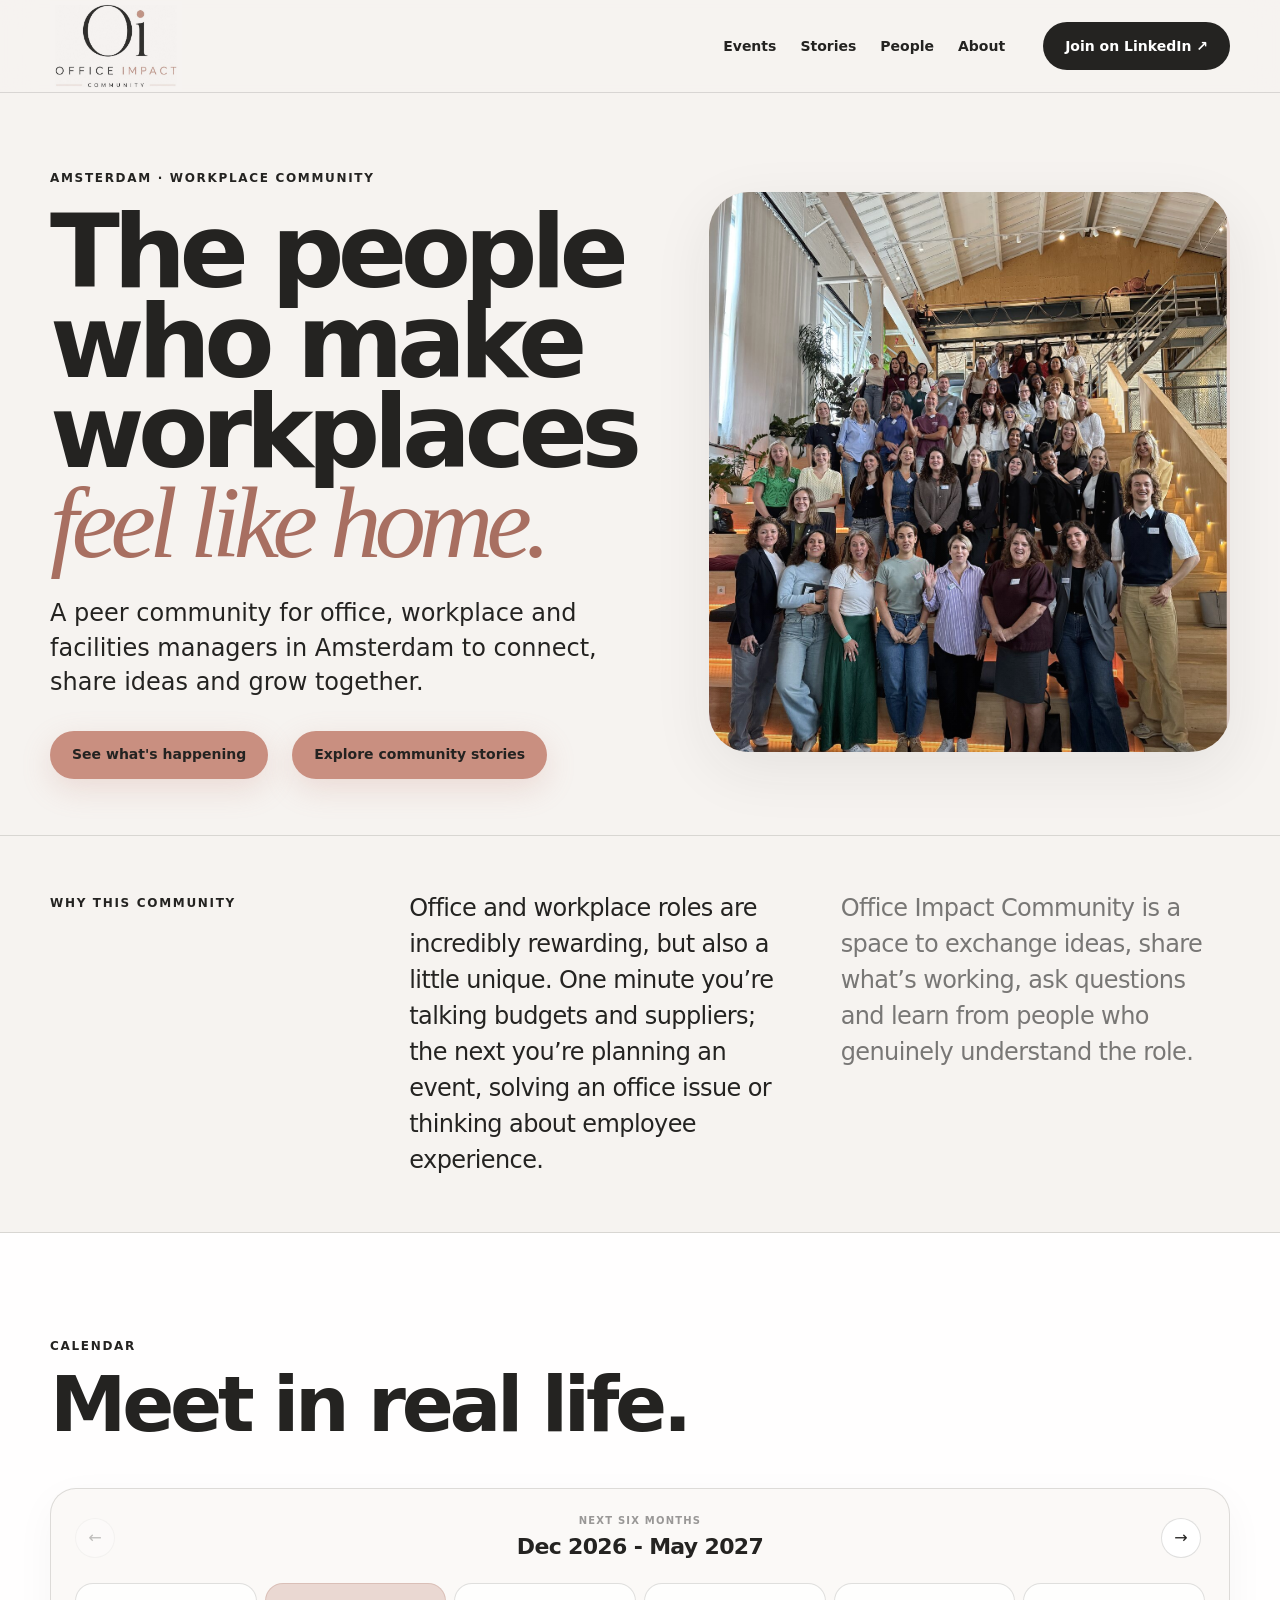
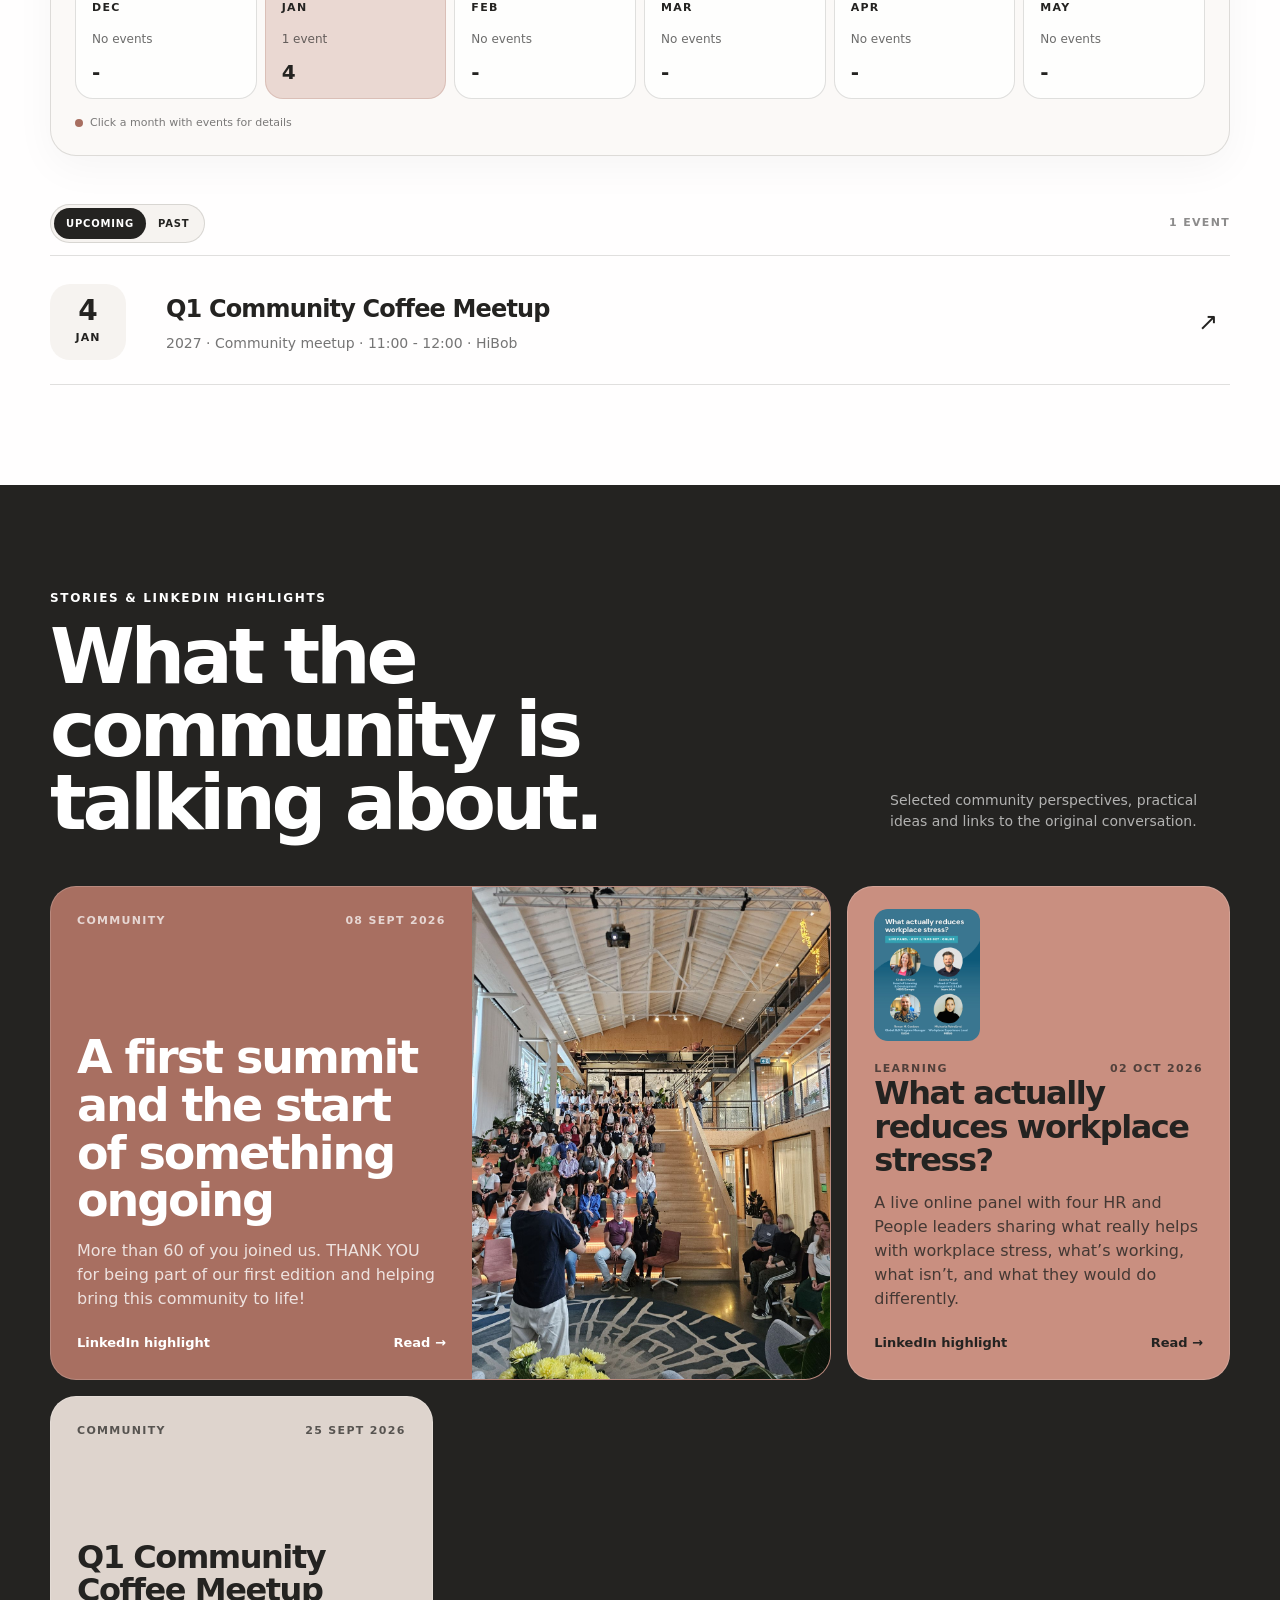
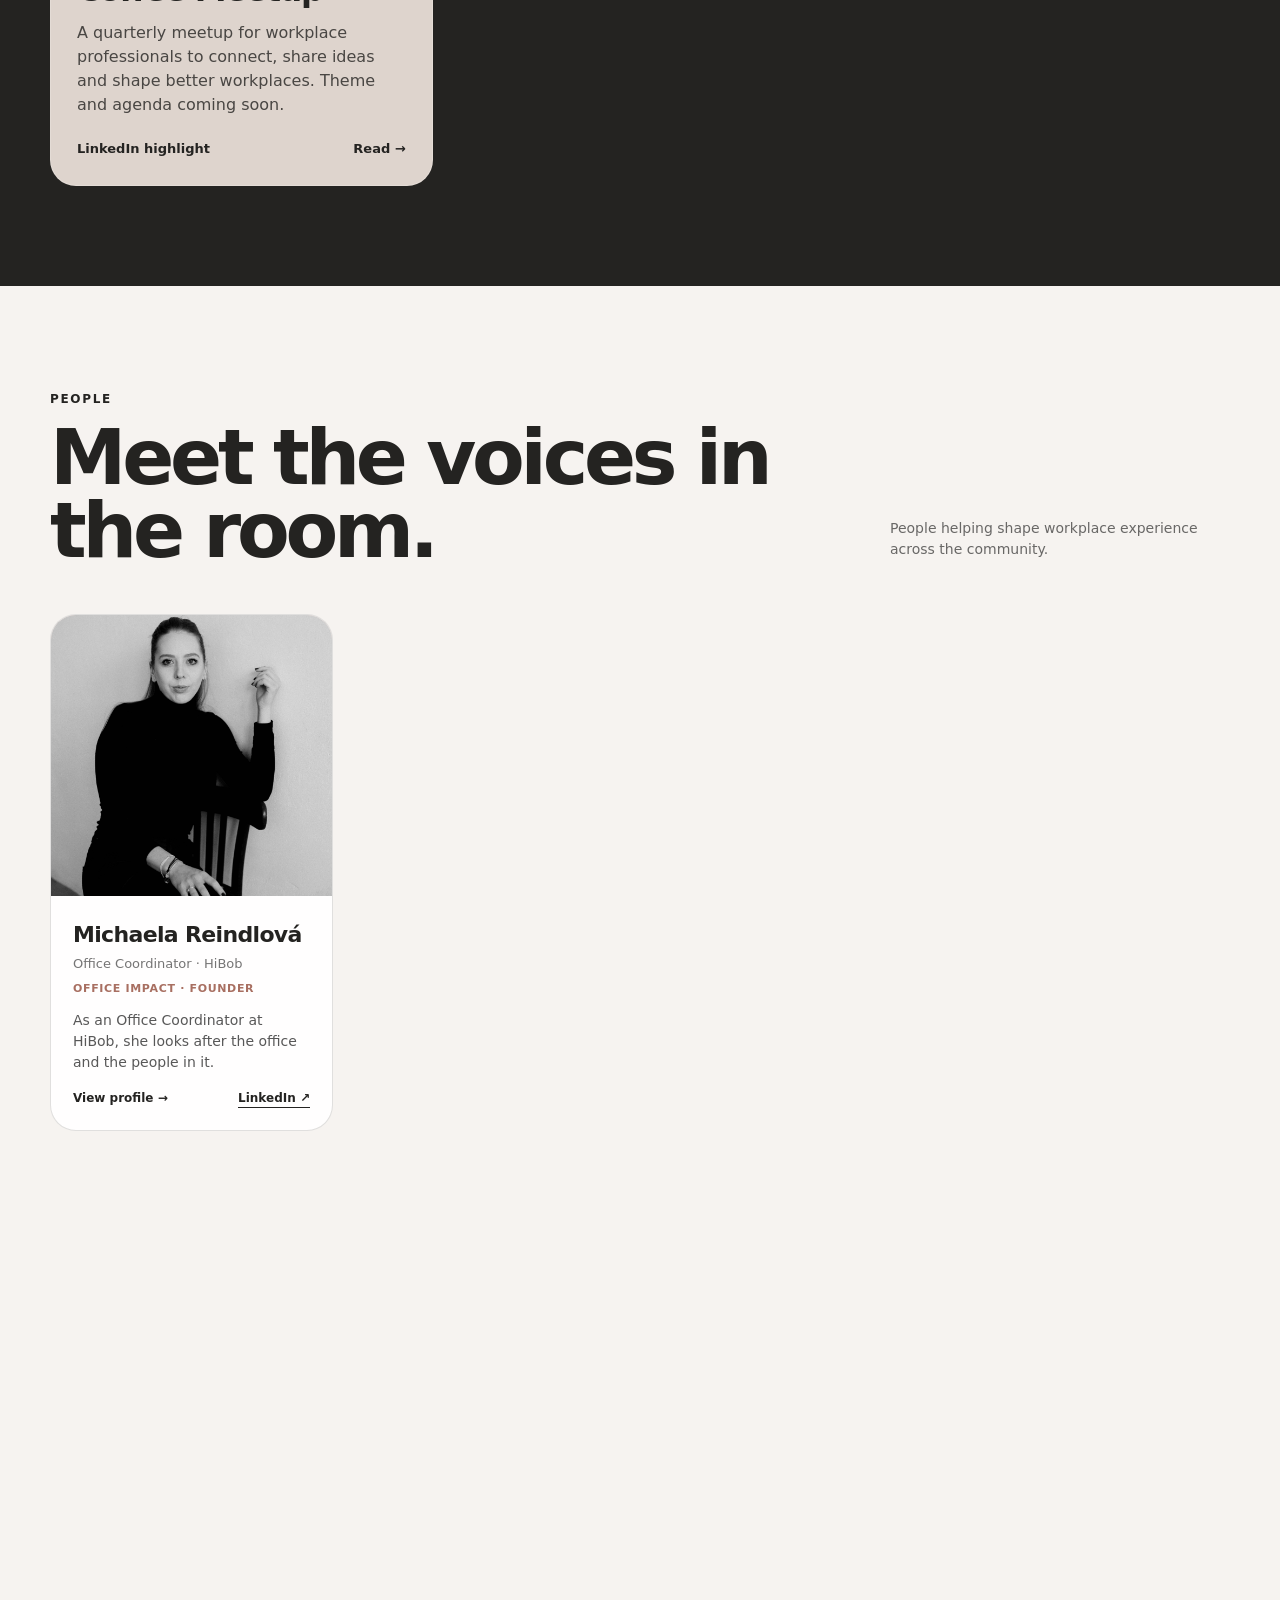
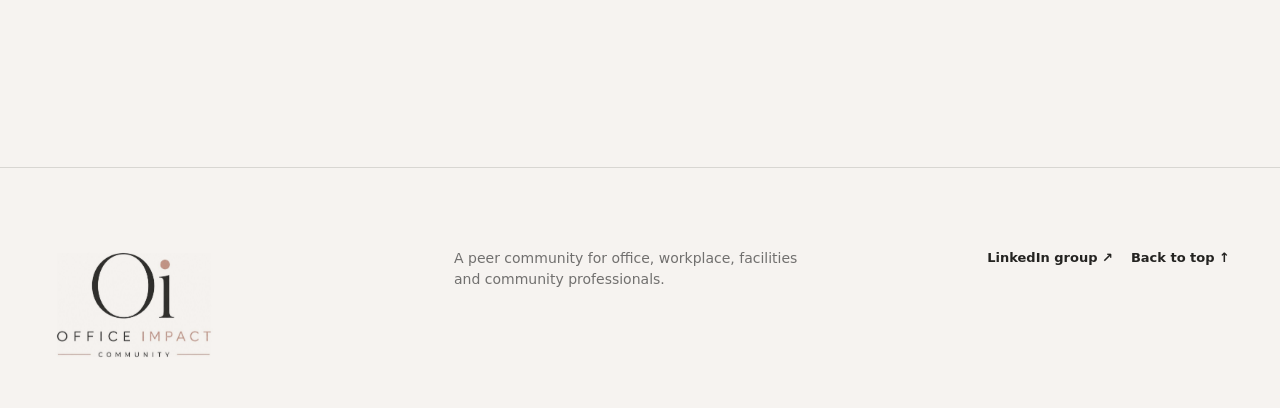
<file: index.html>
<!doctype html>
<html lang="en">
<head>
  <meta charset="utf-8">
  <meta name="viewport" content="width=device-width, initial-scale=1">
  <meta name="description" content="Office Impact Community - a peer community for the people who shape workplace experience.">
  <meta name="theme-color" content="#242321">
  <meta name="referrer" content="strict-origin-when-cross-origin">
  <meta http-equiv="Content-Security-Policy" content="default-src 'self'; script-src 'self' https://static.cloudflareinsights.com; style-src 'self' 'unsafe-inline'; img-src 'self' data:; connect-src 'self' https://cloudflareinsights.com; font-src 'self'; object-src 'none'; base-uri 'none'; frame-src https://www.google.com https://maps.google.com; form-action 'none'; media-src 'none'; worker-src 'none'">
  <title>Office Impact Community - Workplace community</title>
  <link rel="stylesheet" href="./styles.css">
</head>
<body>
  <div class="nav-transition" id="navTransition" aria-hidden="true">
    <div class="nav-transition__mark">
      <img src="./media/office-impact-logo.jpg" alt="">
      <span></span>
    </div>
  </div>

  <header class="site-header" id="top">
    <div class="shell site-header__inner">
      <a class="brand brand--logo" href="#top" aria-label="Office Impact Community home">
        <img class="brand-logo" src="./media/office-impact-logo.jpg" alt="Office Impact Community">
      </a>
      <nav class="main-nav" aria-label="Main navigation">
        <a href="#events">Events</a>
        <a href="#stories">Stories</a>
        <a href="#people">People</a>
        <a href="#top">About</a>
      </nav>
      <a class="button button--dark header-cta" href="https://www.linkedin.com/groups/42222009/" target="_blank" rel="noopener noreferrer">Join on LinkedIn &nearr;</a>
      <button class="menu-button" type="button" aria-label="Open menu" aria-expanded="false">Menu</button>
    </div>
  </header>

  <main>
    <section class="hero">
      <div class="shell hero-grid">
        <div class="hero-copy">
          <span class="eyebrow">Amsterdam · workplace community</span>
          <h1>The people who make workplaces <em>feel like home.</em></h1>
          <p class="hero-lead">A peer community for office, workplace and facilities managers in Amsterdam to connect, share ideas and grow together.</p>
          <div class="hero-actions">
            <a class="button button--accent" href="#events">See what's happening</a>
            <a class="button button--accent" href="#stories">Explore community stories</a>
            <!--<a class="text-link" href="#stories">Explore community stories <span>&searr;</span></a> -->
          </div>
        </div>
        <div class="hero-art hero-photo">
          <img src="./media/office-impact-hero.jpg" alt="Office Impact community members in conversation at a workplace event">
        </div>
      </div>
    </section>

    <section class="manifesto" id="about">
      <div class="shell manifesto-grid">
        <div>
          <span class="section-kicker">Why this community</span>
        </div>
        <div class="manifesto-copy">
          <p>Office and workplace roles are incredibly rewarding, but also a little unique. One minute you’re talking budgets and suppliers; the next you’re planning an event, solving an office issue or thinking about employee experience.</p>
          <p class="muted">Office Impact Community is a space to exchange ideas, share what’s working, ask questions and learn from people who genuinely understand the role.</p>
        </div>
      </div>
    </section>

    <section class="section section--events" id="events">
      <div class="shell">
        <div class="section-heading">
          <div>
            <span class="section-kicker">Calendar</span>
            <h2>Meet in real life.</h2>
          </div>

        </div>

        <div class="calendar-card">
          <div class="calendar-toolbar">
            <button id="calendarPrev" class="icon-button" type="button" aria-label="Previous six months">&larr;</button>
            <div class="calendar-toolbar__title">
              <span>Next six months</span>
              <strong id="calendarLabel">Calendar</strong>
            </div>
            <button id="calendarNext" class="icon-button" type="button" aria-label="Next six months">&rarr;</button>
          </div>
          <div class="calendar-grid" id="calendarGrid" aria-live="polite"></div>
          <div class="calendar-legend"><span><i></i> Click a month with events for details</span></div>
        </div>

        <div class="event-archive">
          <div class="list-heading" id="eventListHeading">
            <span>Upcoming</span>
            <span></span>
          </div>
          <div class="event-list" id="eventList"></div>
        </div>
      </div>
    </section>

    <section class="section section--stories" id="stories">
      <div class="shell">
        <div class="section-heading section-heading--light">
          <div>
            <span class="section-kicker">Stories & LinkedIn highlights</span>
            <h2>What the community is talking about.</h2>
          </div>
          <div class="section-heading__aside">Selected community perspectives, practical ideas and links to the original conversation.</div>
        </div>
        <div class="story-grid" id="storyGrid"></div>
      </div>
    </section>

    <section class="section section--people" id="people">
      <div class="shell">
        <div class="section-heading">
          <div>
            <span class="section-kicker">People</span>
            <h2>Meet the voices in the room.</h2>
          </div>
          <div class="section-heading__aside">People helping shape workplace experience across the community.</div>
        </div>
        <div class="people-grid" id="peopleGrid"></div>
      </div>
    </section>

    <section class="section section--join">
      <div class="shell join-card">
        <div>
          <span class="section-kicker">Stay connected</span>
          <h2>One community.<br>Between the events, too.</h2>
        </div>
        <div class="join-card__copy">
          <p>Join the LinkedIn group for conversations, questions, useful suppliers and the next Office Impact gathering.</p>
          <a class="button button--dark" href="https://www.linkedin.com/groups/42222009/" target="_blank" rel="noopener noreferrer">Open LinkedIn group &nearr;</a>
        </div>
      </div>
    </section>
  </main>

  <footer class="footer">
    <div class="shell footer-grid">
      <a class="brand brand--footer brand--logo" href="#top" aria-label="Office Impact Community home">
        <img class="brand-logo brand-logo--footer" src="./media/office-impact-logo.jpg" alt="Office Impact Community">
      </a>
      <p>A peer community for office, workplace, facilities and community professionals.</p>
      <div class="footer-links">
        <a href="https://www.linkedin.com/groups/42222009/" target="_blank" rel="noopener noreferrer">LinkedIn group &nearr;</a>
        <a href="#top">Back to top &uarr;</a>
      </div>
    </div>
  </footer>

  <dialog class="content-dialog" id="contentDialog">
    <button class="dialog-close" id="dialogClose" type="button" aria-label="Close">&times;</button>
    <div id="dialogContent"></div>
  </dialog>

  <script src="./app.js" defer></script>
  <!-- Cloudflare Web Analytics -->
  <script type="module" src="https://static.cloudflareinsights.com/beacon.min.js" data-cf-beacon='{"token":"b1084d1e83cb46878382c1d0899560a3"}'></script>
  <!-- End Cloudflare Web Analytics -->
</body>
</html>
</file>
<file: styles.css>
:root{
  --ink:#242321;
  --paper:#f6f3f0;
  --paper-2:#ebe5e0;
  --accent:#c98f80;
  --accent-deep:#a86f61;
  --blush:#ead8d2;
  --sand:#ded4cd;
  --taupe:#b8aaa2;
  --line:rgba(36,35,33,.14);
  --white:#fffefe;
  --radius:26px;
  --shadow:0 18px 60px rgba(36,35,33,.08);
}

*{box-sizing:border-box}
html{scroll-behavior:smooth}
body{
  margin:0;
  background:var(--paper);
  color:var(--ink);
  font-family:Inter,ui-sans-serif,system-ui,-apple-system,BlinkMacSystemFont,"Segoe UI",sans-serif;
  line-height:1.5;
}
a{color:inherit;text-decoration:none}
button,input,textarea,select{font:inherit}
button{color:inherit}
img{max-width:100%;display:block}
.shell{width:min(1180px,calc(100% - 40px));margin:0 auto}

.site-header{
  position:sticky;
  top:0;
  z-index:30;
  background:rgba(246,243,240,.93);
  backdrop-filter:blur(16px);
  border-bottom:1px solid var(--line);
  transition:box-shadow .25s ease,background .25s ease;
}
.site-header.is-scrolled{box-shadow:0 8px 28px rgba(36,35,33,.06);background:rgba(246,243,240,.97)}
.site-header__inner{min-height:92px;display:flex;align-items:center;gap:28px}
.brand{display:inline-flex;align-items:center;gap:10px;font-weight:800;letter-spacing:-.03em}
.brand--logo{line-height:0}
.brand-logo{width:132px;height:auto;mix-blend-mode:multiply}
.brand-logo--footer{width:168px}
.main-nav{display:flex;gap:24px;margin-left:auto;font-size:14px;font-weight:650}
.main-nav a{position:relative}
.main-nav a::after{content:"";position:absolute;left:0;bottom:-5px;width:100%;height:1px;background:currentColor;transform:scaleX(0);transform-origin:left;transition:transform .2s ease}
.main-nav a:hover::after,.main-nav a:focus-visible::after{transform:scaleX(1)}
.header-cta{margin-left:10px}
.menu-button{display:none;background:none;border:0;font-weight:700;cursor:pointer}

.button{
  display:inline-flex;
  align-items:center;
  justify-content:center;
  min-height:48px;
  padding:0 22px;
  border-radius:999px;
  font-weight:750;
  font-size:14px;
  transition:transform .18s ease,box-shadow .18s ease,background .18s ease;
}
.button:hover,.button:focus-visible{transform:translateY(-2px)}
.button--dark{background:var(--ink);color:white}
.button--accent{background:var(--accent);color:var(--ink);box-shadow:0 10px 30px rgba(201,143,128,.24)}
.text-link{display:inline-flex;gap:10px;align-items:center;font-weight:700;border-bottom:1px solid currentColor;padding-bottom:3px}

.hero{padding:72px 0 56px;overflow:hidden}
.hero-grid{display:grid;grid-template-columns:1.08fr .92fr;gap:48px;align-items:center}
.eyebrow,.section-kicker{text-transform:uppercase;font-size:12px;font-weight:800;letter-spacing:.14em}
.hero h1{font-size:clamp(58px,8vw,108px);line-height:.88;letter-spacing:-.065em;margin:18px 0 28px;max-width:760px;font-weight:800}
.hero h1 em{font-family:Georgia,"Times New Roman",serif;font-weight:400;color:var(--accent-deep)}
.hero-lead{font-size:clamp(18px,2vw,24px);line-height:1.42;max-width:680px;margin:0 0 32px}
.hero-actions{display:flex;align-items:center;gap:24px;flex-wrap:wrap}
.hero-art.hero-photo{min-height:560px;position:relative;overflow:hidden;border-radius:40px;background:var(--blush);box-shadow:var(--shadow)}
.hero-art.hero-photo img{position:absolute;inset:-2%;width:104%;height:104%;object-fit:cover;object-position:center center;transform:translate3d(0,var(--hero-shift,0),0) scale(1.025);will-change:transform}
.hero-art.hero-photo::after{content:"";position:absolute;inset:0;pointer-events:none;background:linear-gradient(180deg,rgba(255,255,255,.02) 58%,rgba(17,17,17,.10) 100%)}

.manifesto{border-top:1px solid var(--line);border-bottom:1px solid var(--line);padding:54px 0}
.manifesto-grid{display:grid;grid-template-columns:.55fr 1.45fr;gap:48px}
.manifesto-copy{display:grid;grid-template-columns:1fr 1fr;gap:42px;font-size:24px;letter-spacing:-.025em}
.manifesto-copy p{margin:0}
.muted{color:rgba(17,17,17,.55)}

.section{padding:100px 0}
.section-heading{display:grid;grid-template-columns:1fr 340px;gap:36px;align-items:end;margin-bottom:46px}
.section-heading h2{font-size:clamp(44px,6vw,78px);line-height:.95;letter-spacing:-.055em;margin:12px 0 0}
.section-heading__aside{font-size:14px;color:rgba(17,17,17,.62);padding-bottom:8px}
.section-heading--light .section-heading__aside{color:rgba(255,255,255,.65)}

.section--events{background:var(--white)}
.calendar-card{border:1px solid var(--line);border-radius:var(--radius);padding:24px;background:#fbf9f7;box-shadow:0 12px 42px rgba(36,35,33,.04)}
.calendar-toolbar{display:grid;grid-template-columns:44px 1fr 44px;align-items:center;gap:14px;margin-bottom:20px}
.calendar-toolbar__title{text-align:center;display:flex;flex-direction:column;gap:2px}
.calendar-toolbar__title span{font-size:10px;text-transform:uppercase;letter-spacing:.12em;font-weight:800;color:rgba(17,17,17,.42)}
.calendar-toolbar strong{font-size:22px;letter-spacing:-.03em}
.icon-button{width:40px;height:40px;border-radius:50%;border:1px solid var(--line);background:white;cursor:pointer;transition:transform .16s ease,border-color .16s ease,opacity .16s ease}
.icon-button:hover:not(:disabled),.icon-button:focus-visible:not(:disabled){transform:translateY(-1px);border-color:rgba(17,17,17,.32)}
.icon-button:disabled{opacity:.28;cursor:not-allowed}
.calendar-grid{overflow:hidden}
.month-overview{display:grid;grid-template-columns:repeat(6,minmax(0,1fr));gap:8px}
.month-tile{min-width:0;min-height:116px;border:1px solid var(--line);border-radius:18px;background:rgba(255,255,255,.72);padding:16px;display:flex;flex-direction:column;align-items:flex-start;justify-content:space-between;text-align:left;color:var(--ink);font:inherit}
button.month-tile{cursor:pointer}
.month-tile.has-events{background:var(--blush);border-color:rgba(168,111,97,.24)}
.month-tile__name{font-size:11px;font-weight:900;letter-spacing:.12em}
.month-tile__count{font-size:12px;color:rgba(17,17,17,.62)}
.month-tile__days{font-size:20px;line-height:1;font-weight:800;letter-spacing:-.04em}
.calendar-legend{display:flex;gap:20px;margin-top:16px;font-size:11px;color:rgba(17,17,17,.55)}
.calendar-legend span{display:flex;align-items:center;gap:7px}
.calendar-legend i{width:8px;height:8px;border-radius:50%;background:var(--accent-deep)}
.event-archive{margin-top:48px}
.list-heading{display:flex;justify-content:space-between;align-items:center;border-bottom:1px solid var(--line);padding-bottom:12px;margin-bottom:4px;text-transform:uppercase;font-weight:800;font-size:11px;letter-spacing:.12em}
.event-view-toggle{display:inline-flex;padding:3px;border:1px solid var(--line);border-radius:999px;background:var(--paper)}
.event-view-toggle__button{border:0;background:transparent;padding:8px 12px;border-radius:999px;font-size:10px;font-weight:850;letter-spacing:.08em;text-transform:uppercase;cursor:pointer}
.event-view-toggle__button.is-active{background:var(--ink);color:white}
.event-view-count{color:rgba(17,17,17,.48)}
.event-item{display:grid;grid-template-columns:92px 1fr auto;gap:24px;align-items:center;padding:24px 0;border-bottom:1px solid var(--line)}
.event-item--clickable{cursor:pointer;outline:none;transition:padding-left .18s ease,background .18s ease}
.event-item--clickable:hover,.event-item--clickable:focus-visible{padding-left:8px;background:linear-gradient(90deg,rgba(234,216,210,.32),transparent 55%)}
.event-item--empty{grid-template-columns:1fr}
.event-date{width:76px;height:76px;border-radius:20px;background:var(--paper);display:flex;flex-direction:column;justify-content:center;align-items:center}
.event-date strong{font-size:28px;line-height:1}
.event-date span{font-size:11px;text-transform:uppercase;font-weight:800;letter-spacing:.1em;margin-top:5px}
.event-info h3{margin:0 0 6px;font-size:24px;letter-spacing:-.035em}
.event-info p{margin:0;color:rgba(17,17,17,.58);font-size:14px}
.event-open{font-size:24px;padding:12px}

.section--stories{background:var(--ink);color:white}
.story-grid{display:grid;grid-template-columns:repeat(12,1fr);gap:16px}
.story-card{grid-column:span 4;min-height:390px;border:1px solid rgba(255,255,255,.18);border-radius:var(--radius);padding:0;display:flex;flex-direction:column;position:relative;overflow:hidden;background:rgba(255,255,255,.03)}
.story-card:nth-child(1){grid-column:span 8;background:var(--accent-deep);color:white}
.story-card:nth-child(2){background:var(--accent);color:var(--ink)}
.story-card:nth-child(3){background:var(--sand);color:var(--ink)}
.story-card__body{padding:26px;display:flex;flex-direction:column;flex:1;min-width:0}
.story-card--with-image{display:grid;grid-template-columns:minmax(0,1.08fr) minmax(240px,.92fr)}
.story-card__image{order:2;min-width:0;overflow:hidden;background:rgba(255,255,255,.08)}
.story-card__image img{width:100%;height:100%;min-height:390px;object-fit:cover}
.story-card--with-thumbnail{min-height:390px}
.story-card__thumb{width:40%;margin:22px 0 0 26px;overflow:hidden;background:transparent;border:0;border-radius:14px;display:flex;align-items:flex-start;justify-content:flex-start}
.story-card__thumb img{display:block;width:auto;height:auto;max-width:100%;max-height:132px;object-fit:contain;object-position:left top;border-radius:12px}
.story-card--with-thumbnail .story-card__body{padding-top:20px}
.story-card__meta{display:flex;justify-content:space-between;gap:12px;font-size:11px;text-transform:uppercase;letter-spacing:.12em;font-weight:800;opacity:.72}
.story-card h3{font-size:32px;line-height:1.04;letter-spacing:-.045em;margin:auto 0 14px}
.story-card:nth-child(1) h3{font-size:46px;max-width:650px}
.story-card p{margin:0 0 22px;opacity:.8;max-width:620px}
.story-card__footer{display:flex;justify-content:space-between;align-items:center;gap:16px;font-size:13px;font-weight:700}
.story-card button{border:0;background:none;color:inherit;font-weight:800;padding:0;cursor:pointer}

.section--people{background:var(--paper)}
.people-grid{display:grid;grid-template-columns:repeat(4,1fr);gap:16px}
.person-card{border-radius:var(--radius);overflow:hidden;background:var(--white);border:1px solid var(--line)}
.person-card--interactive{cursor:pointer;outline:none}
.person-avatar{aspect-ratio:1/1;display:grid;place-items:center;font-size:72px;font-weight:800;letter-spacing:-.08em;background:var(--blush);position:relative}
.person-card:nth-child(2n) .person-avatar{background:var(--paper-2)}
.person-card:nth-child(3n) .person-avatar{background:#e3cbc4}
.person-card:nth-child(4n) .person-avatar{background:#d8d0cb}
.person-avatar img{width:100%;height:100%;object-fit:cover;position:absolute;inset:0}
.person-copy{padding:22px}
.person-copy h3{margin:0 0 4px;font-size:22px;letter-spacing:-.03em}
.person-copy .role{font-size:13px;color:rgba(17,17,17,.58);line-height:1.45}
.office-impact-role{margin-top:7px;font-size:11px;font-weight:800;text-transform:uppercase;letter-spacing:.06em;color:var(--accent-deep);line-height:1.4}
.person-short-bio{margin:14px 0 0;font-size:14px;color:rgba(17,17,17,.7);display:-webkit-box;-webkit-line-clamp:3;-webkit-box-orient:vertical;overflow:hidden}
.person-actions{display:flex;align-items:center;justify-content:space-between;gap:14px;margin-top:16px;flex-wrap:wrap}
.person-actions .profile-link,.person-actions a{font-size:12px;font-weight:800}
.person-actions a{border-bottom:1px solid currentColor}

.section--join{padding-top:30px}
.join-card{display:grid;grid-template-columns:1.15fr .85fr;gap:60px;background:var(--accent);border-radius:38px;padding:54px;align-items:end}
.join-card h2{font-size:clamp(44px,5vw,72px);line-height:.95;letter-spacing:-.055em;margin:12px 0 0}
.join-card__copy{font-size:17px}
.join-card__copy p{margin:0 0 24px;max-width:520px}

.footer{padding:80px 0 46px;margin-top:80px;border-top:1px solid var(--line)}
.footer-grid{display:grid;grid-template-columns:1fr 1fr 1fr;gap:32px;align-items:start}
.footer p{margin:0;color:rgba(17,17,17,.58);font-size:14px;max-width:360px}
.footer-links{display:flex;gap:18px;justify-content:flex-end;font-size:13px;font-weight:750;flex-wrap:wrap}

.content-dialog{width:min(760px,calc(100% - 28px));max-height:min(86vh,900px);overflow:auto;overscroll-behavior:contain;border:0;border-radius:30px;padding:0;background:var(--white);color:var(--ink);box-shadow:0 28px 110px rgba(17,17,17,.28)}
.content-dialog::backdrop{background:rgba(17,17,17,.54);backdrop-filter:blur(6px)}
.dialog-close{position:sticky;top:16px;float:right;z-index:2;margin:16px 16px 0 0;width:42px;height:42px;border:1px solid var(--line);border-radius:50%;background:rgba(255,255,255,.92);font-size:24px;line-height:1;cursor:pointer}
.dialog-body{padding:60px 54px 48px}
.dialog-body h2{font-size:clamp(38px,6vw,64px);line-height:.98;letter-spacing:-.055em;margin:12px 0 16px}
.dialog-meta{display:flex;gap:10px;flex-wrap:wrap;color:rgba(17,17,17,.55);font-size:13px;margin-bottom:30px}
.dialog-copy{font-size:17px;line-height:1.72}
.dialog-copy p:first-child{margin-top:0}
.dialog-copy a{border-bottom:1px solid currentColor}
.dialog-source{display:inline-flex;margin-top:24px;font-size:13px;font-weight:800;border-bottom:1px solid currentColor;padding-bottom:2px}
.story-dialog__image{margin:0 0 30px;border:1px solid var(--line);border-radius:20px;overflow:hidden;background:var(--paper);display:flex;align-items:center;justify-content:center}
.story-dialog__image img{display:block;width:auto;max-width:100%;height:auto;max-height:min(58vh,640px);margin:0 auto;object-fit:contain}
.event-location{display:grid;gap:14px;margin-top:30px;padding-top:24px;border-top:1px solid var(--line);align-items:stretch}
.event-location--1{grid-template-columns:minmax(0,1fr)}
.event-location--2{grid-template-columns:minmax(0,.85fr) minmax(0,1.15fr)}
.event-location--3{grid-template-columns:minmax(0,.78fr) minmax(0,1fr) minmax(0,1.22fr)}
.event-location__panel{min-width:0;min-height:190px}
.event-location__details{border:1px solid var(--line);border-radius:18px;background:var(--paper);padding:18px;display:flex;flex-direction:column;align-items:flex-start;justify-content:center}
.event-location__label{font-size:10px;text-transform:uppercase;letter-spacing:.12em;font-weight:850;color:var(--accent-deep);margin-bottom:8px}
.event-location__details strong{font-size:16px;line-height:1.3;margin-bottom:5px}
.event-location__details p{margin:0;color:rgba(17,17,17,.58);font-size:13px;line-height:1.5}
.event-location__image{margin:0;border:1px solid var(--line);border-radius:18px;overflow:hidden;background:var(--paper)}
.event-location__image img{display:block;width:100%;height:100%;min-height:190px;object-fit:cover}
.event-location__map{border:1px solid var(--line);border-radius:18px;overflow:hidden;background:var(--paper)}
.event-location__map iframe{display:block;width:100%;height:100%;min-height:190px;border:0}
.dialog-event-list{display:grid;gap:10px;margin-top:28px}
.dialog-event-choice{border:1px solid var(--line);border-radius:16px;background:var(--paper);padding:16px 18px;text-align:left;display:grid;grid-template-columns:110px minmax(0,1fr);gap:4px 14px;color:var(--ink);font:inherit;cursor:pointer}
.dialog-event-choice:hover,.dialog-event-choice:focus-visible{border-color:rgba(17,17,17,.30);background:var(--white);outline:none}
.dialog-event-choice span{grid-row:1/3;font-size:11px;font-weight:800;text-transform:uppercase;letter-spacing:.06em;color:var(--accent-deep);padding-top:2px}
.dialog-event-choice strong{font-size:15px}
.dialog-event-choice small{font-size:11px;color:rgba(17,17,17,.55)}
.person-dialog__header{display:grid;grid-template-columns:180px minmax(0,1fr);gap:28px;align-items:center;margin-bottom:30px}
.person-dialog__avatar{aspect-ratio:1/1;border-radius:22px;overflow:hidden;background:var(--blush);display:grid;place-items:center;font-size:56px;font-weight:800;letter-spacing:-.06em;position:relative}
.person-dialog__avatar img{position:absolute;inset:0;width:100%;height:100%;object-fit:cover}
.person-dialog__header h2{margin-bottom:12px}
.person-dialog .dialog-meta{margin-bottom:0}
.person-dialog__office-role{margin-top:14px;padding-top:12px;border-top:1px solid var(--line);display:flex;flex-direction:column;gap:2px}
.person-dialog__office-role span{font-size:10px;font-weight:850;text-transform:uppercase;letter-spacing:.12em;color:var(--accent-deep)}
.person-dialog__office-role strong{font-size:14px;line-height:1.4}
.person-dialog__bio{white-space:pre-line}
.error-box{padding:24px;border:1px solid var(--line);border-radius:18px;background:var(--paper);color:rgba(17,17,17,.72)}

/* Subtle motion system */
.nav-transition{position:fixed;inset:0;z-index:100;display:grid;place-items:center;pointer-events:none;background:rgba(246,243,240,.72);backdrop-filter:blur(7px);opacity:0;visibility:hidden;transition:opacity .16s ease,visibility .16s ease}
.nav-transition.is-active{opacity:1;visibility:visible}
.nav-transition__mark{display:flex;flex-direction:column;align-items:center;gap:12px;transform:translateY(5px) scale(.98);transition:transform .24s ease}
.nav-transition.is-active .nav-transition__mark{transform:translateY(0) scale(1)}
.nav-transition__mark img{width:118px;mix-blend-mode:multiply}
.nav-transition__mark span{width:0;height:2px;background:var(--accent-deep);border-radius:2px;transition:width .28s ease .04s}
.nav-transition.is-active .nav-transition__mark span{width:74px}

.motion-ready .reveal{opacity:0;transform:translateY(18px);transition:opacity .62s cubic-bezier(.22,.61,.36,1),transform .62s cubic-bezier(.22,.61,.36,1)}
.motion-ready .reveal.is-visible{opacity:1;transform:translateY(0)}
.motion-ready .reveal-delay-1{transition-delay:.03s}
.motion-ready .reveal-delay-2{transition-delay:.09s}
.motion-ready .reveal-delay-3{transition-delay:.15s}
.motion-ready .reveal-delay-4{transition-delay:.21s}

.tilt-card{--tilt-x:0deg;--tilt-y:0deg;transform:perspective(900px) rotateX(var(--tilt-x)) rotateY(var(--tilt-y));transform-style:preserve-3d;transition:transform .16s ease,box-shadow .18s ease,border-color .18s ease}
.tilt-card:hover,.tilt-card:focus-visible{box-shadow:0 18px 44px rgba(36,35,33,.10);border-color:rgba(36,35,33,.24)}
.section--stories .tilt-card:hover{box-shadow:0 22px 52px rgba(0,0,0,.22);border-color:rgba(255,255,255,.32)}

@media (max-width:980px){
  .main-nav,.header-cta{display:none}
  .menu-button{display:block;margin-left:auto}
  .site-header.is-open .main-nav{display:flex;position:absolute;left:0;right:0;top:92px;padding:24px 20px;background:var(--paper);flex-direction:column;border-bottom:1px solid var(--line)}
  .hero-grid,.join-card{grid-template-columns:1fr}
  .hero-art.hero-photo{min-height:470px}
  .manifesto-grid{grid-template-columns:1fr}
  .section-heading{grid-template-columns:1fr}
  .section-heading__aside{max-width:620px}
  .month-overview{grid-template-columns:repeat(3,minmax(0,1fr))}
  .story-card,.story-card:nth-child(1){grid-column:span 6}
  .story-card--with-image{grid-template-columns:1fr}
  .story-card--with-image .story-card__image{order:0}
  .story-card__image img{min-height:240px;max-height:280px}
  .story-card__thumb{width:40%;margin:20px 0 0 24px}
  .story-card__thumb img{max-height:122px}
  .people-grid{grid-template-columns:repeat(2,1fr)}
  .footer-grid{grid-template-columns:1fr 1fr}
  .footer-links{justify-content:flex-start}
  .footer p{grid-column:1/-1;grid-row:2}
}

@media (max-width:640px){
  .shell{width:min(100% - 24px,1180px)}
  .site-header__inner{min-height:76px}
  .site-header.is-open .main-nav{top:76px}
  .brand-logo{width:112px}
  .hero{padding-top:48px}
  .hero h1{font-size:58px}
  .hero-art.hero-photo{min-height:390px;border-radius:28px}
  .hero-art.hero-photo img{object-position:54% center}
  .manifesto-copy{grid-template-columns:1fr;font-size:20px}
  .section{padding:72px 0}
  .section-heading{margin-bottom:30px}
  .section-heading h2{font-size:48px}
  .calendar-card{padding:16px}
  .calendar-toolbar{grid-template-columns:40px 1fr 40px;margin-bottom:14px}
  .calendar-toolbar strong{font-size:17px}
  .month-overview{display:flex;overflow-x:auto;gap:8px;padding-bottom:6px;scroll-snap-type:x proximity;overscroll-behavior-inline:contain}
  .month-overview::-webkit-scrollbar{height:5px}
  .month-overview::-webkit-scrollbar-thumb{background:rgba(36,35,33,.18);border-radius:99px}
  .month-tile{flex:0 0 118px;min-height:104px;padding:14px;scroll-snap-align:start}
  .month-tile__days{font-size:18px}
  .event-archive{margin-top:34px}
  .event-item{grid-template-columns:66px 1fr auto;gap:14px}
  .event-date{width:62px;height:62px;border-radius:16px}
  .event-date strong{font-size:23px}
  .event-info h3{font-size:20px}
  .event-view-toggle__button{padding:7px 9px;font-size:9px}
  .story-card,.story-card:nth-child(1){grid-column:1/-1;min-height:330px}
  .story-card__body{padding:22px}
  .story-card:nth-child(1) h3{font-size:36px}
  .story-card__image img{min-height:210px;max-height:240px}
  .story-card__thumb{width:40%;margin:18px 0 0 22px}
  .story-card__thumb img{max-height:110px}
  .story-card--with-thumbnail .story-card__body{padding-top:18px}
  .story-dialog__image{margin-bottom:24px;border-radius:16px}
  .story-dialog__image img{max-height:65vh}
  .people-grid{grid-template-columns:1fr 1fr}
  .person-copy{padding:16px}
  .person-copy h3{font-size:18px}
  .person-copy .role{font-size:12px}
  .office-impact-role{font-size:10px;margin-top:6px}
  .person-short-bio{display:-webkit-box;font-size:12px;line-height:1.45;-webkit-line-clamp:2;margin-top:10px}
  .person-avatar{font-size:52px}
  .join-card{padding:36px 26px;border-radius:28px}
  .footer{margin-top:60px}
  .footer-grid{grid-template-columns:1fr}
  .footer-links{justify-content:flex-start}
  .dialog-body{padding:50px 24px 36px}
  .person-dialog__header{grid-template-columns:110px minmax(0,1fr);gap:18px;align-items:start}
  .person-dialog__avatar{border-radius:18px;font-size:38px}
  .person-dialog__header h2{font-size:36px}
  .dialog-event-choice{grid-template-columns:1fr;gap:4px;padding:14px}
  .dialog-event-choice span{grid-row:auto}
  .event-location,.event-location--1,.event-location--2,.event-location--3{grid-template-columns:1fr}
  .event-location__panel,.event-location__image img,.event-location__map iframe{min-height:180px}
}

@media (prefers-reduced-motion:reduce){
  html{scroll-behavior:auto}
  *,*::before,*::after{animation-duration:.01ms!important;animation-iteration-count:1!important;transition-duration:.01ms!important;scroll-behavior:auto!important}
  .tilt-card{transform:none!important}
  .hero-art.hero-photo img{transform:scale(1.025)}
  .nav-transition{display:none}
}

/* Unified Entry model */
.entry-event-info{margin:0 0 28px;padding:18px 20px;border:1px solid var(--line);border-radius:18px;background:var(--paper);display:flex;flex-direction:column;align-items:flex-start;gap:5px}
.entry-event-info__label{font-size:10px;text-transform:uppercase;letter-spacing:.12em;font-weight:850;color:var(--accent-deep)}
.entry-event-info strong{font-size:17px;line-height:1.3}
.entry-event-info p{margin:0;color:rgba(17,17,17,.58);font-size:13px;line-height:1.5}
.entry-event-photo{margin-bottom:30px}
.entry-event-photo img{max-height:min(64vh,720px)}

@media (max-width:640px){
  .entry-event-info{padding:16px;margin-bottom:22px}
  .entry-event-photo img{max-height:68vh}
}

/* Mobile compact layout */
@media (max-width:640px){

  /* More compact hero */
  .hero{
    padding:26px 0 36px;
  }

  .hero-grid{
    gap:26px;
  }

  .hero h1{
    font-size:52px;
    line-height:.88;
    margin:10px 0 20px;
  }

  .hero-lead{
    font-size:18px;
    line-height:1.38;
    margin-bottom:22px;
  }

  /* Two CTAs next to each other */
  .hero-actions{
    display:grid;
    grid-template-columns:.95fr 1.05fr;
    gap:10px;
    width:100%;
  }

  .hero-actions > a{
    width:100%;
    min-height:54px;
    padding:11px 12px;
    display:flex;
    align-items:center;
    justify-content:center;
    text-align:center;
    font-size:14px;
    line-height:1.15;
    border-radius:999px;
    white-space:normal;
  }

  .hero-actions .text-link{
    border-bottom:0;
    padding-bottom:11px;
  }

  /* Bring image closer and make hero shorter */
  .hero-art.hero-photo{
    min-height:330px;
    border-radius:26px;
  }

  /* Generally reduce large mobile section gaps */
  .manifesto{
    padding:40px 0;
  }

  .manifesto-grid{
    gap:22px;
  }

  .section{
    padding:56px 0;
  }

  .section-heading{
    gap:16px;
    margin-bottom:26px;
  }

  .footer{
    margin-top:42px;
  }
}

/* Tighten final mobile sections */
@media (max-width:640px){

  /* Less space after People */
  .section--people{
    padding-bottom:28px;
  }

  /* Pull Stay Connected closer to the previous section */
  .section--join{
    padding-top:18px;
    padding-bottom:24px;
  }

  /* Slightly more compact card */
  .join-card{
    padding:32px 26px;
    gap:28px;
  }

  .join-card h2{
    margin-top:8px;
  }

  /* Remove the large gap before footer */
  .footer{
    margin-top:20px;
    padding-top:38px;
  }
}
/* Final mobile vertical spacing */
@media (max-width:640px){

  /* End People section sooner */
  section.section--people{
    padding-bottom:20px !important;
  }

  /* Minimal space around Stay Connected */
  section.section--join{
    padding-top:12px !important;
    padding-bottom:20px !important;
  }

  /* Keep the card itself compact */
  .join-card{
    padding:30px 26px !important;
    gap:24px !important;
  }

  .join-card h2{
    margin-top:8px;
  }

  .join-card__copy p{
    margin-bottom:20px;
  }

  /* Remove the large blank zone after the card */
  footer.footer{
    margin-top:0 !important;
    padding-top:30px !important;
    padding-bottom:30px !important;
  }
}
</file>
